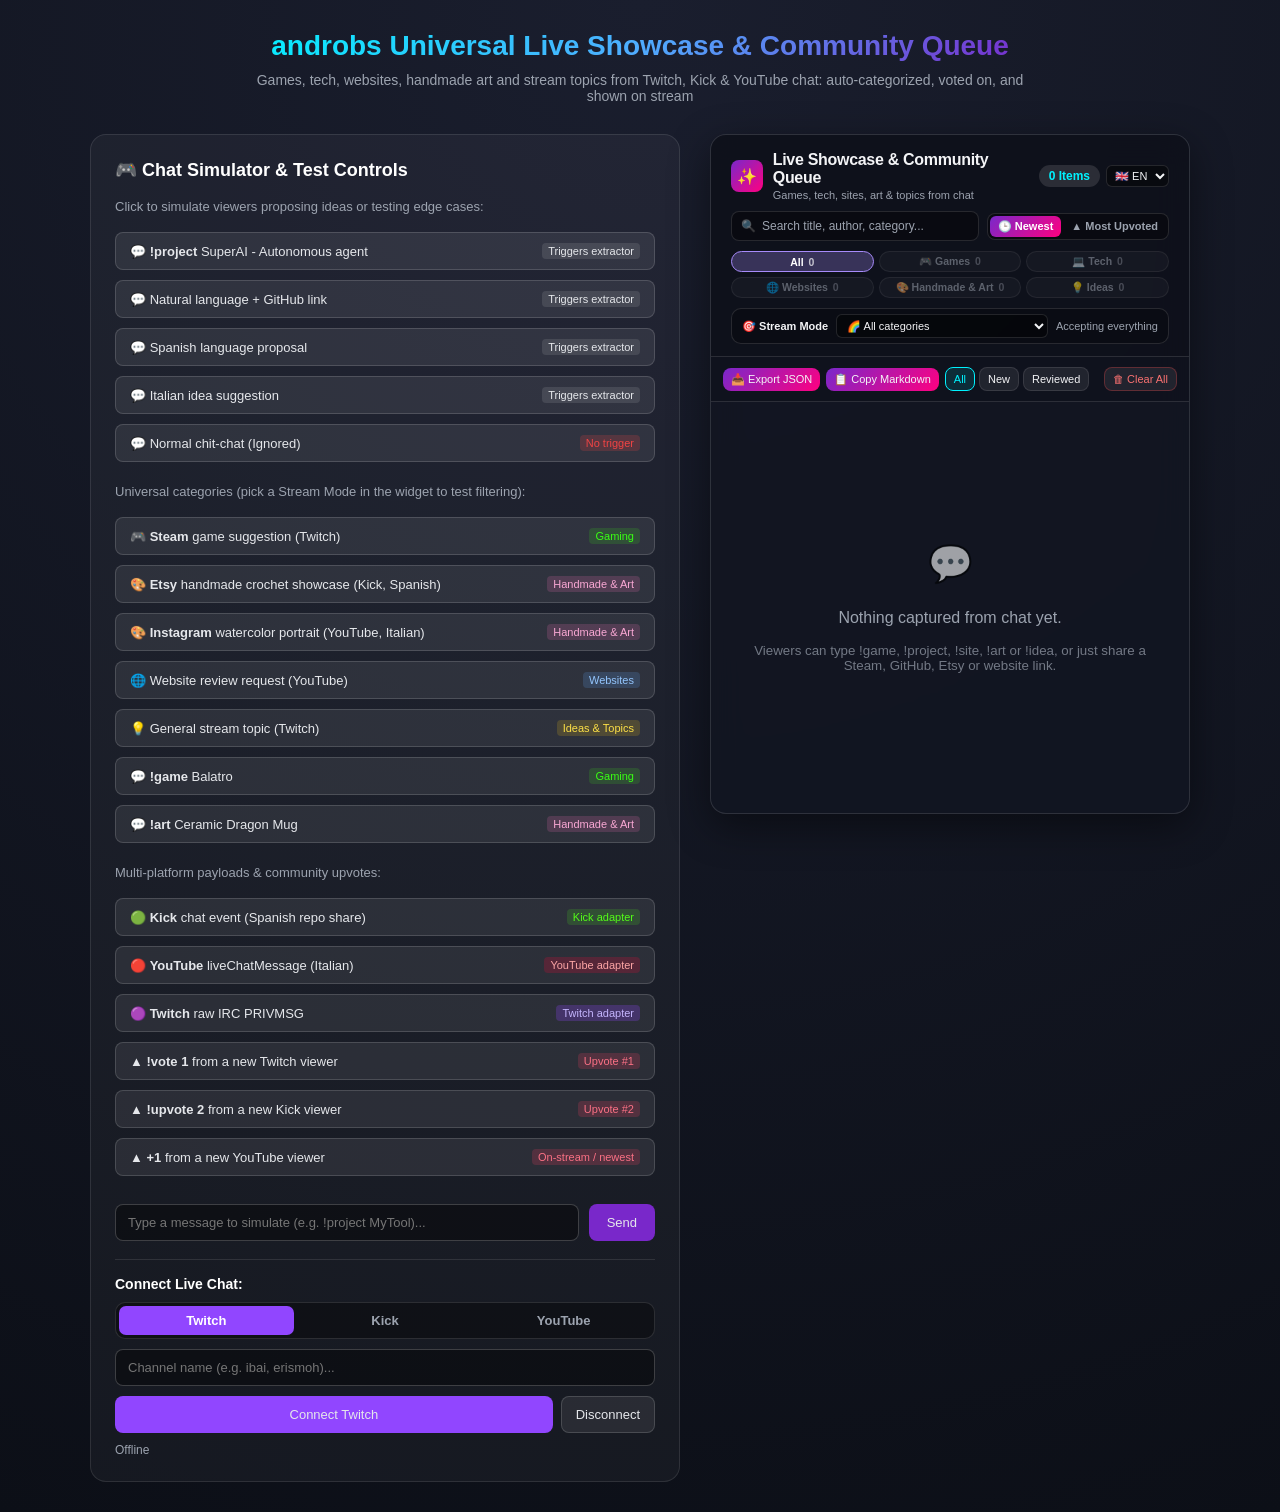
<file: index.html>
<!DOCTYPE html>
<html lang="en">
<head>
  <meta charset="UTF-8">
  <meta name="viewport" content="width=device-width, initial-scale=1.0">
  <title>androbs Universal Live Showcase &amp; Community Queue (Demo &amp; Test Sandbox)</title>
  <link rel="stylesheet" href="chat_project_tracker.css">
  <style>
    body {
      margin: 0;
      padding: 30px;
      background: radial-gradient(circle at top, #1a1e2e 0%, #0c0f17 100%);
      color: #fff;
      font-family: -apple-system, BlinkMacSystemFont, "Segoe UI", Roboto, sans-serif;
      min-height: 100vh;
      box-sizing: border-box;
      display: flex;
      flex-direction: column;
      align-items: center;
    }

    .demo-header {
      text-align: center;
      margin-bottom: 30px;
      max-width: 800px;
    }

    .demo-header h1 {
      font-size: 28px;
      margin: 0 0 10px 0;
      background: linear-gradient(135deg, #00f2fe 0%, #4facfe 50%, #7928ca 100%);
      -webkit-background-clip: text;
      -webkit-text-fill-color: transparent;
    }

    .demo-header p {
      color: #9ca3af;
      margin: 0;
      font-size: 14px;
    }

    .layout-grid {
      display: grid;
      grid-template-columns: 1fr 480px;
      gap: 30px;
      max-width: 1100px;
      width: 100%;
    }

    .chat-sim-card {
      background: rgba(255, 255, 255, 0.04);
      border: 1px solid rgba(255, 255, 255, 0.1);
      border-radius: 16px;
      padding: 24px;
      display: flex;
      flex-direction: column;
      gap: 18px;
      box-sizing: border-box;
    }

    .chat-sim-card h2 {
      margin: 0;
      font-size: 18px;
      display: flex;
      align-items: center;
      gap: 8px;
    }

    .sim-buttons {
      display: flex;
      flex-direction: column;
      gap: 10px;
    }

    .sim-btn {
      background: rgba(255, 255, 255, 0.08);
      border: 1px solid rgba(255, 255, 255, 0.15);
      color: #e5e7eb;
      padding: 10px 14px;
      border-radius: 8px;
      font-size: 13px;
      text-align: left;
      cursor: pointer;
      transition: all 0.2s ease;
      display: flex;
      justify-content: space-between;
      align-items: center;
    }

    .sim-btn:hover {
      background: rgba(255, 255, 255, 0.15);
      border-color: #00f2fe;
      transform: translateX(4px);
    }

    .sim-btn span.badge {
      font-size: 11px;
      padding: 2px 6px;
      border-radius: 4px;
      background: rgba(255, 255, 255, 0.1);
    }

    .custom-msg-wrap {
      display: flex;
      gap: 10px;
      margin-top: 10px;
    }

    .custom-input {
      flex: 1;
      background: rgba(0, 0, 0, 0.4);
      border: 1px solid rgba(255, 255, 255, 0.2);
      border-radius: 8px;
      padding: 10px 12px;
      color: #fff;
      font-size: 13px;
    }

    .custom-input:focus {
      outline: none;
      border-color: #7928ca;
    }

    .sim-section-label {
      color: #9ca3af;
      font-size: 13px;
      margin: 4px 0 0 0;
    }

    .sim-btn span.badge-kick { background: rgba(83, 252, 24, 0.15); color: #53fc18; }
    .sim-btn span.badge-youtube { background: rgba(255, 0, 51, 0.2); color: #fca5a5; }
    .sim-btn span.badge-twitch { background: rgba(145, 70, 255, 0.25); color: #c4b5fd; }
    .sim-btn span.badge-vote { background: rgba(244, 63, 94, 0.2); color: #fb7185; }
    .sim-btn span.badge-gaming { background: rgba(57, 255, 20, 0.14); color: #39ff14; }
    .sim-btn span.badge-art { background: rgba(244, 114, 182, 0.18); color: #f9a8d4; }
    .sim-btn span.badge-web { background: rgba(96, 165, 250, 0.18); color: #93c5fd; }
    .sim-btn span.badge-idea { background: rgba(250, 204, 21, 0.16); color: #fde047; }

    .connect-box {
      border-top: 1px solid rgba(255, 255, 255, 0.1);
      padding-top: 16px;
      display: flex;
      flex-direction: column;
      gap: 10px;
    }

    .platform-tabs {
      display: flex;
      gap: 4px;
      padding: 3px;
      background: rgba(0, 0, 0, 0.35);
      border: 1px solid rgba(255, 255, 255, 0.12);
      border-radius: 10px;
    }

    .platform-tab {
      flex: 1;
      background: transparent;
      border: none;
      border-radius: 7px;
      color: #9ca3af;
      padding: 7px 10px;
      font-size: 13px;
      font-weight: 600;
      cursor: pointer;
      transition: all 0.2s ease;
    }

    .platform-tab:hover { color: #fff; }
    .platform-tab[aria-selected="true"] { color: #fff; background: var(--tab-color); }
    .platform-tab[data-platform="kick"][aria-selected="true"] { color: #0b0e14; }

    .platform-panel {
      display: flex;
      flex-direction: column;
      gap: 8px;
    }

    .platform-panel[hidden] { display: none; }

    .platform-hint {
      font-size: 11px;
      color: #6b7280;
      margin: 0;
    }

    .connect-row {
      display: flex;
      gap: 8px;
    }

    .connect-row .sim-btn { justify-content: center; }

    .status-pill {
      font-size: 12px;
      color: #9ca3af;
    }
  </style>
</head>
<body>

  <div class="demo-header">
    <h1 data-i18n="page.title">androbs Universal Live Showcase &amp; Community Queue</h1>
    <p data-i18n="page.subtitle">Games, tech, websites, handmade art and stream topics from Twitch, Kick &amp; YouTube chat: auto-categorized, voted on, and shown on stream</p>
  </div>

  <div class="layout-grid">
    <!-- Left column: Chat Simulation & live chat connection -->
    <div class="chat-sim-card">
      <h2 data-i18n="sim.heading">🎮 Chat Simulator & Test Controls</h2>
      <p style="color: #9ca3af; font-size: 13px; margin: 0;" data-i18n="sim.intro">Click to simulate viewers proposing ideas or testing edge cases:</p>

      <div class="sim-buttons">
        <button class="sim-btn" onclick="sendSimMsg('AlexDev', '!project SuperAI - Autonomous agent for Discord moderation', '#60a5fa')">
          <span>💬 <b>!project</b> SuperAI - Autonomous agent</span>
          <span class="badge" data-i18n="badge.triggers">Triggers extractor</span>
        </button>

        <button class="sim-btn" onclick="sendSimMsg('SofiaCode', 'Hey streamer! Check out my open-source project: https://github.com/sofia/voice-transcriber-app', '#f472b6')">
          <span>💬 <span data-i18n="sim.nl">Natural language + GitHub link</span></span>
          <span class="badge" data-i18n="badge.triggers">Triggers extractor</span>
        </button>

        <button class="sim-btn" onclick="sendSimMsg('Carlos_VE', '¡Hola! He creado una app para calcular estadísticas de la NBA: https://nbastats.vercel.app', '#34d399')">
          <span>💬 <span data-i18n="sim.spanish">Spanish language proposal</span></span>
          <span class="badge" data-i18n="badge.triggers">Triggers extractor</span>
        </button>

        <button class="sim-btn" onclick="sendSimMsg('MarcoIT', 'Un\'idea per te: potresti fare un bot che riassume la chat ogni 10 minuti!', '#fbbf24')">
          <span>💬 <span data-i18n="sim.italianIdea">Italian idea suggestion</span></span>
          <span class="badge" data-i18n="badge.triggers">Triggers extractor</span>
        </button>

        <button class="sim-btn" onclick="sendSimMsg('Gamer99', 'GG streamer! Great play, keep it up!', '#9ca3af')">
          <span>💬 <span data-i18n="sim.chitchat">Normal chit-chat (Ignored)</span></span>
          <span class="badge" style="background: rgba(239, 68, 68, 0.2); color: #ef4444;" data-i18n="badge.noTrigger">No trigger</span>
        </button>
      </div>

      <p class="sim-section-label" data-i18n="sim.catLabel">Universal categories (pick a Stream Mode in the widget to test filtering):</p>
      <div class="sim-buttons">
        <button class="sim-btn" onclick="simSteamSuggestion()">
          <span>🎮 <b>Steam</b> <span data-i18n="sim.steam">game suggestion (Twitch)</span></span>
          <span class="badge badge-gaming" data-i18n="cat.gaming.name">Gaming</span>
        </button>

        <button class="sim-btn" onclick="simEtsyCraft()">
          <span>🎨 <b>Etsy</b> <span data-i18n="sim.etsy">handmade crochet showcase (Kick, Spanish)</span></span>
          <span class="badge badge-art" data-i18n="cat.art.name">Handmade &amp; Art</span>
        </button>

        <button class="sim-btn" onclick="simInstagramArt()">
          <span>🎨 <b>Instagram</b> <span data-i18n="sim.instagram">watercolor portrait (YouTube, Italian)</span></span>
          <span class="badge badge-art" data-i18n="cat.art.name">Handmade &amp; Art</span>
        </button>

        <button class="sim-btn" onclick="simWebsiteReview()">
          <span>🌐 <span data-i18n="sim.website">Website review request (YouTube)</span></span>
          <span class="badge badge-web" data-i18n="cat.web.label">Websites</span>
        </button>

        <button class="sim-btn" onclick="simStreamTopic()">
          <span>💡 <span data-i18n="sim.topic">General stream topic (Twitch)</span></span>
          <span class="badge badge-idea" data-i18n="cat.idea.name">Ideas &amp; Topics</span>
        </button>

        <button class="sim-btn" onclick="sendSimMsg('IndieRaul', '!game Balatro - poker roguelike, perfecto para el stream', '#22d3ee')">
          <span>💬 <b>!game</b> Balatro</span>
          <span class="badge badge-gaming" data-i18n="cat.gaming.name">Gaming</span>
        </button>

        <button class="sim-btn" onclick="sendSimMsg('ClayCrafts', '!art Ceramic Dragon Mug - hand-painted and fired this weekend', '#fb923c')">
          <span>💬 <b>!art</b> Ceramic Dragon Mug</span>
          <span class="badge badge-art" data-i18n="cat.art.name">Handmade &amp; Art</span>
        </button>
      </div>

      <p class="sim-section-label" data-i18n="sim.multiLabel">Multi-platform payloads & community upvotes:</p>
      <div class="sim-buttons">
        <button class="sim-btn" onclick="simKickMessage()">
          <span>🟢 <b>Kick</b> <span data-i18n="sim.kick">chat event (Spanish repo share)</span></span>
          <span class="badge badge-kick" data-i18n="badge.adapter" data-i18n-args='{"platform":"Kick"}'>Kick adapter</span>
        </button>

        <button class="sim-btn" onclick="simYouTubeMessage()">
          <span>🔴 <b>YouTube</b> liveChatMessage <span data-i18n="sim.italian">(Italian)</span></span>
          <span class="badge badge-youtube" data-i18n="badge.adapter" data-i18n-args='{"platform":"YouTube"}'>YouTube adapter</span>
        </button>

        <button class="sim-btn" onclick="simTwitchIrc()">
          <span>🟣 <b>Twitch</b> <span data-i18n="sim.twitchIrc">raw IRC PRIVMSG</span></span>
          <span class="badge badge-twitch" data-i18n="badge.adapter" data-i18n-args='{"platform":"Twitch"}'>Twitch adapter</span>
        </button>

        <button class="sim-btn" onclick="simTwitchVote('!vote 1')">
          <span>▲ <b>!vote 1</b> <span data-i18n="sim.voteFrom" data-i18n-args='{"platform":"Twitch"}'>from a new Twitch viewer</span></span>
          <span class="badge badge-vote" data-i18n="badge.upvote" data-i18n-args='{"n":1}'>Upvote #1</span>
        </button>

        <button class="sim-btn" onclick="simKickVote('!upvote 2')">
          <span>▲ <b>!upvote 2</b> <span data-i18n="sim.voteFrom" data-i18n-args='{"platform":"Kick"}'>from a new Kick viewer</span></span>
          <span class="badge badge-vote" data-i18n="badge.upvote" data-i18n-args='{"n":2}'>Upvote #2</span>
        </button>

        <button class="sim-btn" onclick="simYouTubeVote('+1')">
          <span>▲ <b>+1</b> <span data-i18n="sim.voteFrom" data-i18n-args='{"platform":"YouTube"}'>from a new YouTube viewer</span></span>
          <span class="badge badge-vote" data-i18n="badge.plusOne">On-stream / newest</span>
        </button>
      </div>

      <div class="custom-msg-wrap">
        <input type="text" id="custom-text" class="custom-input" placeholder="Type a message to simulate (e.g. !project MyTool)..." data-i18n-placeholder="custom.placeholder" onkeydown="if(event.key==='Enter') sendCustomMsg()">
        <button class="sim-btn" style="background: #7928ca; border: none; padding: 10px 18px;" onclick="sendCustomMsg()" data-i18n="custom.send">Send</button>
      </div>

      <!-- Live chat connection: Twitch / Kick / YouTube -->
      <div class="connect-box">
        <h3 style="margin: 0; font-size: 14px;" data-i18n="connect.heading">Connect Live Chat:</h3>
        <div class="platform-tabs" role="tablist" aria-label="Chat platform" data-i18n-aria-label="connect.platformAria">
          <button class="platform-tab" role="tab" data-platform="twitch" style="--tab-color: #9146ff;" aria-selected="true">Twitch</button>
          <button class="platform-tab" role="tab" data-platform="kick" style="--tab-color: #53fc18;" aria-selected="false">Kick</button>
          <button class="platform-tab" role="tab" data-platform="youtube" style="--tab-color: #ff0033;" aria-selected="false">YouTube</button>
        </div>

        <div class="platform-panel" role="tabpanel" data-platform="twitch">
          <input type="text" id="twitch-channel" class="custom-input" placeholder="Channel name (e.g. ibai, erismoh)..." data-i18n-placeholder="connect.twitchPh">
        </div>
        <div class="platform-panel" role="tabpanel" data-platform="kick" hidden>
          <input type="text" id="kick-channel" class="custom-input" placeholder="Channel name or chatroom ID (e.g. xqc or 668)..." data-i18n-placeholder="connect.kickPh">
          <p class="platform-hint" data-i18n="connect.kickHint">If Kick blocks the channel lookup, enter the numeric chatroom ID instead.</p>
        </div>
        <div class="platform-panel" role="tabpanel" data-platform="youtube" hidden>
          <input type="text" id="youtube-video" class="custom-input" placeholder="Live video URL or ID (e.g. youtube.com/watch?v=...)" data-i18n-placeholder="connect.ytVideoPh">
          <input type="password" id="youtube-key" class="custom-input" placeholder="YouTube Data API v3 key" data-i18n-placeholder="connect.ytKeyPh" autocomplete="off">
          <p class="platform-hint" data-i18n="connect.ytHint">The API key is only kept in memory for this tab and is never saved.</p>
        </div>

        <div class="connect-row">
          <button class="sim-btn" id="connect-btn" style="flex: 1; background: #9146ff; border: none;" onclick="connectLiveChat()">Connect Twitch</button>
          <button class="sim-btn" id="disconnect-btn" onclick="disconnectLiveChat()" data-i18n="connect.disconnect">Disconnect</button>
        </div>
        <div id="connect-status" class="status-pill">Offline</div>
      </div>
    </div>

    <!-- Right column: The Widget Root -->
    <div id="chat-project-tracker-root"></div>
  </div>

  <script src="i18n.js"></script>
  <script src="chat_connectors.js"></script>
  <script src="chat_project_tracker.js"></script>
  <script>
    // Initialize the Tracker
    const tracker = new ChatProjectTracker({
      containerId: 'chat-project-tracker-root',
      onProjectAdded: (p) => {
        console.log('[Tracker] New Project captured:', p);
      }
    });
    window.chatTracker = tracker;

    // Simulation helper
    function sendSimMsg(author, text, color) {
      const msg = {
        id: 'msg_' + Date.now(),
        author: author,
        text: text,
        color: color || '#60a5fa',
        timestamp: Date.now()
      };
      tracker.processMessage(msg);
    }

    function sendCustomMsg() {
      const input = document.getElementById('custom-text');
      const text = input.value.trim();
      if (!text) return;
      sendSimMsg('Viewer', text, '#a78bfa');
      input.value = '';
    }

    // ---------- Multi-platform simulators (raw payloads go through the real adapters) ----------
    const VIEWER_NAMES = ['PixelPablo', 'LunaLoops', 'ByteBard', 'GiuliaGG', 'NeoNacho', 'CodeKoala', 'MateoMod', 'RustyRaccoon'];
    let simViewerSeq = 0;
    function nextViewer() {
      const name = VIEWER_NAMES[simViewerSeq % VIEWER_NAMES.length];
      const round = Math.floor(simViewerSeq / VIEWER_NAMES.length);
      simViewerSeq++;
      return round ? `${name}${round + 1}` : name;
    }

    function kickFrame(username, color, content) {
      // Shape of a kick.com Pusher frame on channel chatrooms.<id>.v2 (data is a JSON string).
      return JSON.stringify({
        event: 'App\\Events\\ChatMessageEvent',
        channel: 'chatrooms.668.v2',
        data: JSON.stringify({
          id: crypto.randomUUID(),
          chatroom_id: 668,
          content,
          type: 'message',
          created_at: new Date().toISOString(),
          sender: { id: 1000 + simViewerSeq, username, slug: username.toLowerCase(), identity: { color, badges: [] } }
        })
      });
    }

    function youTubeItem(displayName, text, extra = {}) {
      // Shape of a YouTube Data API v3 liveChatMessage resource.
      return {
        kind: 'youtube#liveChatMessage',
        id: 'LCC.' + Math.random().toString(36).slice(2, 14),
        snippet: { type: 'textMessageEvent', publishedAt: new Date().toISOString(), hasDisplayContent: true, displayMessage: text, textMessageDetails: { messageText: text } },
        authorDetails: { channelId: 'UC' + Math.random().toString(36).slice(2, 12), displayName, isChatOwner: false, isChatModerator: false, isChatSponsor: false, ...extra }
      };
    }

    function feed(msg) {
      if (msg) tracker.processMessage(msg);
    }

    function simKickMessage() {
      feed(KickAdapter.parse(kickFrame('KickDev_AR', '#53FC18',
        'Buenas! Les comparto mi repo [emote:37226:KEKW] https://github.com/kickdev/stream-overlay-kit para overlays en vivo')));
    }

    function simYouTubeMessage() {
      feed(YouTubeAdapter.parse(youTubeItem('@LucaBuilds',
        "Ho creato un'estensione per sottotitoli live in OBS: https://live-subs.netlify.app", { isChatSponsor: true })));
    }

    function simTwitchIrc() {
      const line = `@badge-info=;badges=;color=#FF7F50;display-name=NightOwl_Dev;id=${crypto.randomUUID()};tmi-sent-ts=${Date.now()} ` +
        ':nightowl_dev!nightowl_dev@nightowl_dev.tmi.twitch.tv PRIVMSG #androbs :I built a tool that turns VODs into blog posts https://vod2blog.vercel.app';
      feed(TwitchAdapter.parseLine(line));
    }

    function twitchLine(name, color, text) {
      return `@color=${color};display-name=${name};id=${crypto.randomUUID()};tmi-sent-ts=${Date.now()} ` +
        `:${name.toLowerCase()}!${name.toLowerCase()}@${name.toLowerCase()}.tmi.twitch.tv PRIVMSG #androbs :${text}`;
    }

    // ---------- Universal category simulators ----------
    function simSteamSuggestion() {
      feed(TwitchAdapter.parseLine(twitchLine('GameGuru_MX', '#39FF14',
        'You should play Hades II next! https://store.steampowered.com/app/1145350/Hades_II/')));
    }

    function simEtsyCraft() {
      feed(KickAdapter.parse(kickFrame('LunaTejidos', '#F472B6',
        '¡Hola! Hice estos amigurumis a crochet [emote:39261:kkHeart] los vendo en https://www.etsy.com/listing/1234567890/handmade-crochet-bunny-amigurumi')));
    }

    function simInstagramArt() {
      feed(YouTubeAdapter.parse(youTubeItem('@GiuliaAcquerelli',
        'Ho dipinto questo ritratto ad acquerello 🎨 https://www.instagram.com/giulia.acquerelli/')));
    }

    function simWebsiteReview() {
      feed(YouTubeAdapter.parse(youTubeItem('@AnnaDesigns',
        'Can you review my portfolio website live? https://anna-designs.com')));
    }

    function simStreamTopic() {
      feed(TwitchAdapter.parseLine(twitchLine('CuriousCat', '#FACC15',
        "Topic idea: what's the hardest game you've ever beaten?")));
    }

    function simTwitchVote(text) {
      const name = nextViewer();
      feed(TwitchAdapter.parseLine(`@color=#A78BFA;display-name=${name};id=${crypto.randomUUID()} :${name.toLowerCase()}!${name.toLowerCase()}@x.tmi.twitch.tv PRIVMSG #androbs :${text}`));
    }

    function simKickVote(text) {
      feed(KickAdapter.parse(kickFrame(nextViewer(), '#53FC18', text)));
    }

    function simYouTubeVote(text) {
      feed(YouTubeAdapter.parse(youTubeItem('@' + nextViewer(), text)));
    }

    // ---------- Live chat connectors ----------
    let activePlatform = 'twitch';
    let connector = null;

    let lastStatus = { state: 'offline', key: 'conn.offline', params: {} };

    // Connectors pass the translation key too, so the status can be re-translated on language change.
    function setStatus(state, text, key, params = {}) {
      lastStatus = { state, text, key, params };
      const el = document.getElementById('connect-status');
      el.textContent = key ? cptT(key, params) : text;
      el.style.color = { connecting: '#fbbf24', connected: '#34d399', error: '#ef4444' }[state] || '#9ca3af';
    }

    document.querySelectorAll('.platform-tab').forEach(tab => {
      tab.addEventListener('click', () => {
        activePlatform = tab.dataset.platform;
        document.querySelectorAll('.platform-tab').forEach(t => t.setAttribute('aria-selected', String(t === tab)));
        document.querySelectorAll('.platform-panel').forEach(p => { p.hidden = p.dataset.platform !== activePlatform; });
        const btn = document.getElementById('connect-btn');
        btn.style.background = CPT_PLATFORMS[activePlatform].color;
        btn.style.color = activePlatform === 'kick' ? '#0b0e14' : '#fff';
        updateConnectButton();
      });
    });

    function connectLiveChat() {
      if (connector) connector.disconnect();
      connector = createChatConnector(activePlatform, {
        onMessage: msg => tracker.processMessage(msg),
        onStatus: setStatus
      });
      if (activePlatform === 'kick') {
        connector.connect({ channel: document.getElementById('kick-channel').value });
      } else if (activePlatform === 'youtube') {
        connector.connect({ video: document.getElementById('youtube-video').value, apiKey: document.getElementById('youtube-key').value });
      } else {
        connector.connect({ channel: document.getElementById('twitch-channel').value });
      }
    }

    function disconnectLiveChat() {
      if (connector) connector.disconnect();
      connector = null;
      setStatus('offline', null, 'conn.offline');
    }

    ['twitch-channel', 'kick-channel', 'youtube-video', 'youtube-key'].forEach(id => {
      document.getElementById(id).addEventListener('keydown', e => { if (e.key === 'Enter') connectLiveChat(); });
    });

    // Backwards-compatible alias for the previous Twitch-only button.
    function connectTwitchChannel() {
      document.querySelector('.platform-tab[data-platform="twitch"]').click();
      connectLiveChat();
    }

    // ---------- Language ----------
    function updateConnectButton() {
      document.getElementById('connect-btn').textContent = cptT('connect.button', { platform: CPT_PLATFORMS[activePlatform].label });
    }

    function applyPageLanguage() {
      document.title = cptT('page.docTitle');
      cptApplyI18n();
      updateConnectButton();
      setStatus(lastStatus.state, lastStatus.text, lastStatus.key, lastStatus.params);
    }

    window.addEventListener('cpt:languagechange', applyPageLanguage);
    applyPageLanguage();
  </script>
</body>
</html>
</file>
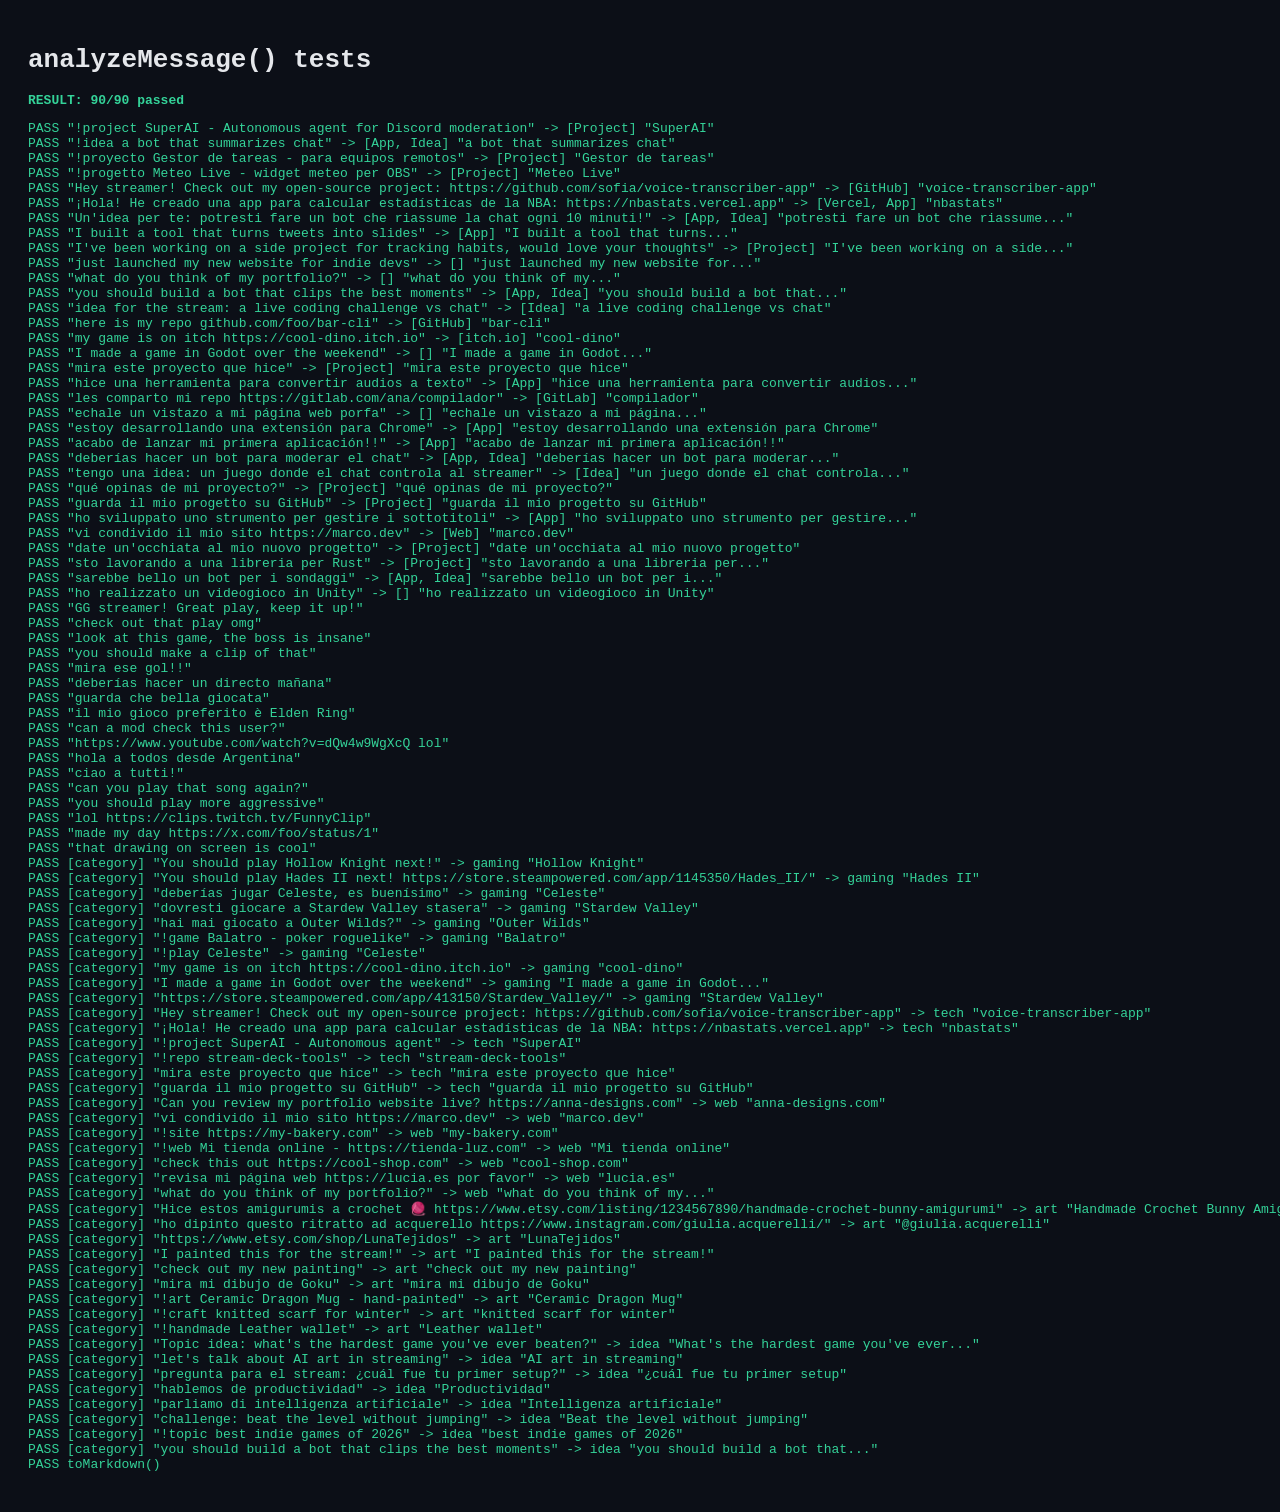
<file: tests/analyze_message.html>
<!DOCTYPE html>
<html lang="en">
<head>
  <meta charset="UTF-8">
  <title>ChatProjectTracker - analyzeMessage() & category tests</title>
  <style>
    body { font-family: monospace; background: #0c0f17; color: #e5e7eb; padding: 20px; }
    .pass { color: #34d399; } .fail { color: #ef4444; font-weight: bold; }
  </style>
</head>
<body>
  <h1>analyzeMessage() tests</h1>
  <div id="summary"></div>
  <pre id="results"></pre>
  <script src="../i18n.js"></script>
  <script src="../chat_project_tracker.js"></script>
  <script>
    cptSetLanguage('en', { persist: false });
    const tracker = new ChatProjectTracker({ containerId: '__none__', persist: false });

    // [text, expectedDetected, expectedTags (optional, subset), expectedTitle (optional)]
    const cases = [
      // Commands
      ['!project SuperAI - Autonomous agent for Discord moderation', true, ['Project'], 'SuperAI'],
      ['!idea a bot that summarizes chat', true, ['Idea', 'App']],
      ['!proyecto Gestor de tareas - para equipos remotos', true, [], 'Gestor de tareas'],
      ['!progetto Meteo Live - widget meteo per OBS', true, [], 'Meteo Live'],
      // Existing simulator messages
      ['Hey streamer! Check out my open-source project: https://github.com/sofia/voice-transcriber-app', true, ['GitHub'], 'voice-transcriber-app'],
      ['¡Hola! He creado una app para calcular estadísticas de la NBA: https://nbastats.vercel.app', true, ['Vercel', 'App'], 'nbastats'],
      ["Un'idea per te: potresti fare un bot che riassume la chat ogni 10 minuti!", true, ['Idea', 'App']],
      // English
      ['I built a tool that turns tweets into slides', true, ['App']],
      ["I've been working on a side project for tracking habits, would love your thoughts", true],
      ['just launched my new website for indie devs', true],
      ['what do you think of my portfolio?', true],
      ['you should build a bot that clips the best moments', true, ['Idea', 'App']],
      ['idea for the stream: a live coding challenge vs chat', true, ['Idea']],
      ['here is my repo github.com/foo/bar-cli', true, ['GitHub'], 'bar-cli'],
      ['my game is on itch https://cool-dino.itch.io', true, ['itch.io'], 'cool-dino'],
      ['I made a game in Godot over the weekend', true],
      // Spanish
      ['mira este proyecto que hice', true],
      ['hice una herramienta para convertir audios a texto', true, ['App']],
      ['les comparto mi repo https://gitlab.com/ana/compilador', true, ['GitLab'], 'compilador'],
      ['echale un vistazo a mi página web porfa', true],
      ['estoy desarrollando una extensión para Chrome', true, ['App']],
      ['acabo de lanzar mi primera aplicación!!', true, ['App']],
      ['deberías hacer un bot para moderar el chat', true, ['Idea', 'App']],
      ['tengo una idea: un juego donde el chat controla al streamer', true, ['Idea']],
      ['qué opinas de mi proyecto?', true],
      // Italian
      ['guarda il mio progetto su GitHub', true],
      ['ho sviluppato uno strumento per gestire i sottotitoli', true, ['App']],
      ['vi condivido il mio sito https://marco.dev', true, ['Web']],
      ["date un'occhiata al mio nuovo progetto", true],
      ['sto lavorando a una libreria per Rust', true],
      ['sarebbe bello un bot per i sondaggi', true, ['Idea', 'App']],
      ['ho realizzato un videogioco in Unity', true],
      // Negatives (chit-chat)
      ['GG streamer! Great play, keep it up!', false],
      ['check out that play omg', false],
      ['look at this game, the boss is insane', false],
      ['you should make a clip of that', false],
      ['mira ese gol!!', false],
      ['deberías hacer un directo mañana', false],
      ['guarda che bella giocata', false],
      ['il mio gioco preferito è Elden Ring', false],
      ['can a mod check this user?', false],
      ['https://www.youtube.com/watch?v=dQw4w9WgXcQ lol', false],
      ['hola a todos desde Argentina', false],
      ['ciao a tutti!', false],
      ['can you play that song again?', false],
      ['you should play more aggressive', false],
      ['lol https://clips.twitch.tv/FunnyClip', false],
      ['made my day https://x.com/foo/status/1', false],
      ['that drawing on screen is cool', false]
    ];

    // [text, expectedCategory, expectedTitle (optional)]
    const categoryCases = [
      // 🎮 Gaming
      ['You should play Hollow Knight next!', 'gaming', 'Hollow Knight'],
      ['You should play Hades II next! https://store.steampowered.com/app/1145350/Hades_II/', 'gaming', 'Hades II'],
      ['deberías jugar Celeste, es buenísimo', 'gaming', 'Celeste'],
      ['dovresti giocare a Stardew Valley stasera', 'gaming', 'Stardew Valley'],
      ['hai mai giocato a Outer Wilds?', 'gaming', 'Outer Wilds'],
      ['!game Balatro - poker roguelike', 'gaming', 'Balatro'],
      ['!play Celeste', 'gaming', 'Celeste'],
      ['my game is on itch https://cool-dino.itch.io', 'gaming', 'cool-dino'],
      ['I made a game in Godot over the weekend', 'gaming'],
      ['https://store.steampowered.com/app/413150/Stardew_Valley/', 'gaming', 'Stardew Valley'],
      // 💻 Tech & Code
      ['Hey streamer! Check out my open-source project: https://github.com/sofia/voice-transcriber-app', 'tech'],
      ['¡Hola! He creado una app para calcular estadísticas de la NBA: https://nbastats.vercel.app', 'tech'],
      ['!project SuperAI - Autonomous agent', 'tech', 'SuperAI'],
      ['!repo stream-deck-tools', 'tech'],
      ['mira este proyecto que hice', 'tech'],
      ['guarda il mio progetto su GitHub', 'tech'],
      // 🌐 Websites & Portals
      ['Can you review my portfolio website live? https://anna-designs.com', 'web', 'anna-designs.com'],
      ['vi condivido il mio sito https://marco.dev', 'web', 'marco.dev'],
      ['!site https://my-bakery.com', 'web', 'my-bakery.com'],
      ['!web Mi tienda online - https://tienda-luz.com', 'web', 'Mi tienda online'],
      ['check this out https://cool-shop.com', 'web', 'cool-shop.com'],
      ['revisa mi página web https://lucia.es por favor', 'web'],
      ['what do you think of my portfolio?', 'web'],
      // 🎨 Handmade & Art
      ['Hice estos amigurumis a crochet 🧶 https://www.etsy.com/listing/1234567890/handmade-crochet-bunny-amigurumi', 'art', 'Handmade Crochet Bunny Amigurumi'],
      ['ho dipinto questo ritratto ad acquerello https://www.instagram.com/giulia.acquerelli/', 'art', '@giulia.acquerelli'],
      ['https://www.etsy.com/shop/LunaTejidos', 'art', 'LunaTejidos'],
      ['I painted this for the stream!', 'art'],
      ['check out my new painting', 'art'],
      ['mira mi dibujo de Goku', 'art'],
      ['!art Ceramic Dragon Mug - hand-painted', 'art', 'Ceramic Dragon Mug'],
      ['!craft knitted scarf for winter', 'art'],
      ['!handmade Leather wallet', 'art'],
      // 💡 Ideas & Topics
      ["Topic idea: what's the hardest game you've ever beaten?", 'idea'],
      ["let's talk about AI art in streaming", 'idea', 'AI art in streaming'],
      ['pregunta para el stream: ¿cuál fue tu primer setup?', 'idea'],
      ['hablemos de productividad', 'idea', 'Productividad'],
      ['parliamo di intelligenza artificiale', 'idea', 'Intelligenza artificiale'],
      ['challenge: beat the level without jumping', 'idea', 'Beat the level without jumping'],
      ['!topic best indie games of 2026', 'idea'],
      ['you should build a bot that clips the best moments', 'idea']
    ];

    let pass = 0;
    const lines = cases.map(([text, expected, tags = [], title]) => {
      const res = tracker.analyzeMessage({ id: 't', author: 'tester', text });
      const errors = [];
      if (!!res !== expected) errors.push(`detected=${!!res}, expected ${expected}`);
      if (res && expected) {
        tags.forEach(t => { if (!res.tags.includes(t)) errors.push(`missing tag ${t} (got ${res.tags.join(',')})`); });
        if (title && res.title !== title) errors.push(`title="${res.title}", expected "${title}"`);
      }
      if (!errors.length) pass++;
      const detail = res ? ` -> [${res.tags.join(', ')}] "${res.title}"` : '';
      return `${errors.length ? 'FAIL' : 'PASS'} ${JSON.stringify(text)}${detail}${errors.length ? '\n     ' + errors.join('; ') : ''}`;
    });

    categoryCases.forEach(([text, category, title]) => {
      const res = tracker.analyzeMessage({ id: 't', author: 'tester', text });
      const errors = [];
      if (!res) errors.push('not detected');
      else {
        if (res.category !== category) errors.push(`category=${res.category}, expected ${category}`);
        if (title && res.title !== title) errors.push(`title="${res.title}", expected "${title}"`);
      }
      if (!errors.length) pass++;
      const detail = res ? ` -> ${res.category} "${res.title}"` : '';
      lines.push(`${errors.length ? 'FAIL' : 'PASS'} [category] ${JSON.stringify(text)}${detail}${errors.length ? '\n     ' + errors.join('; ') : ''}`);
    });

    // Markdown export
    const md = tracker.toMarkdown([
      { title: 'voice [beta]', url: 'https://github.com/sofia/voice_(app)', author: 'SofiaCode', description: 'Line one\nline two' },
      { title: 'SuperAI', url: '', author: 'AlexDev', description: 'Autonomous agent' },
      { title: 'nbastats', url: 'https://nbastats.vercel.app', author: 'Carlos_VE', description: 'He creado una app: https://nbastats.vercel.app' }
    ]);
    const expectedMd = '- [voice \\[beta\\]](https://github.com/sofia/voice_%28app%29) by @SofiaCode: Line one line two\n- **SuperAI** by @AlexDev: Autonomous agent\n- [nbastats](https://nbastats.vercel.app) by @Carlos_VE: He creado una app';
    const mdOk = md === expectedMd;
    if (mdOk) pass++;
    lines.push(`${mdOk ? 'PASS' : 'FAIL'} toMarkdown()${mdOk ? '' : '\n     got: ' + JSON.stringify(md)}`);

    const total = cases.length + categoryCases.length + 1;
    document.getElementById('results').innerHTML = lines
      .map(l => `<span class="${l.startsWith('PASS') ? 'pass' : 'fail'}">${l.replace(/</g, '&lt;')}</span>`).join('\n');
    document.getElementById('summary').innerHTML =
      `<b class="${pass === total ? 'pass' : 'fail'}" id="result-line">RESULT: ${pass}/${total} passed</b>`;
  </script>
</body>
</html>
</file>
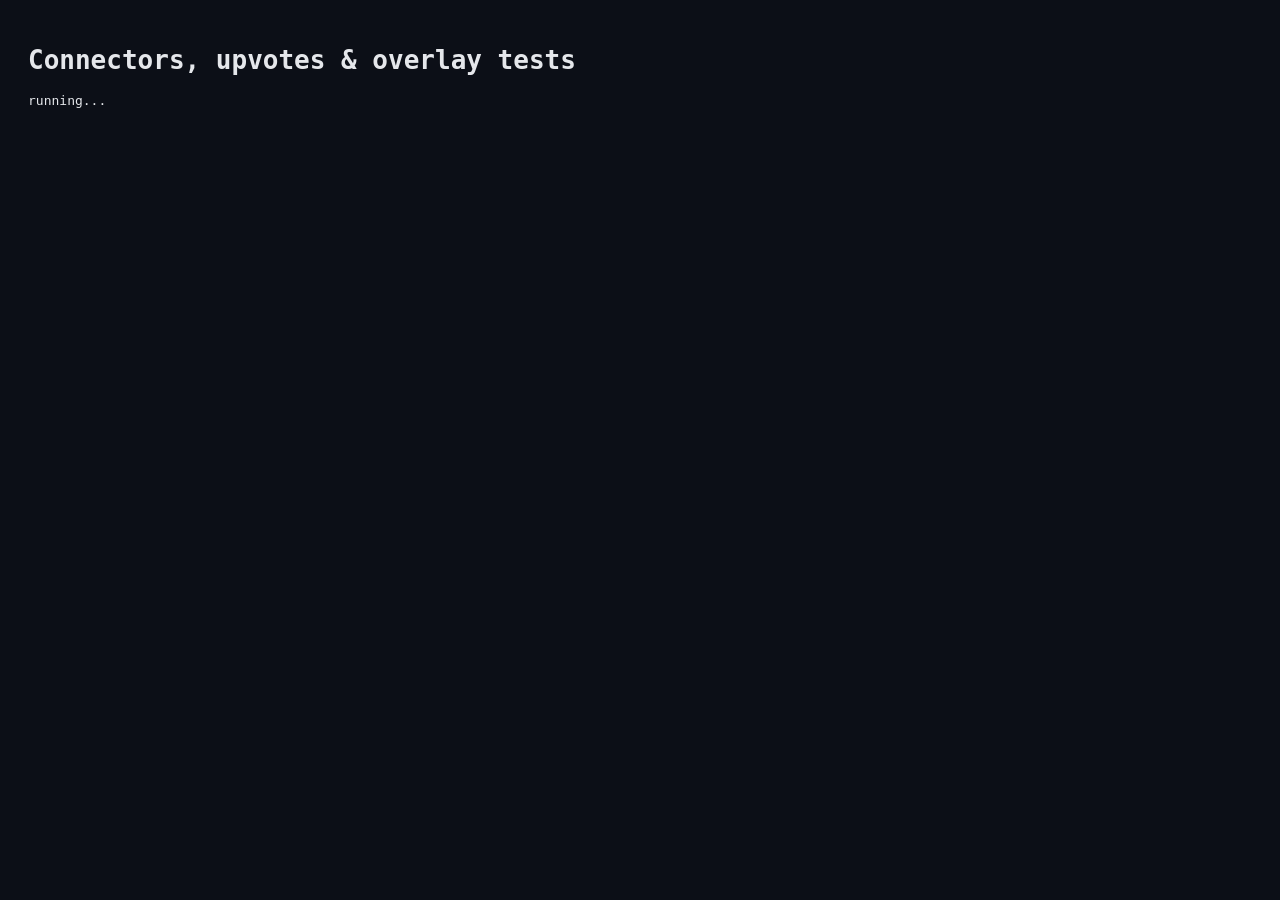
<file: tests/connectors_and_votes.html>
<!DOCTYPE html>
<html lang="en">
<head>
  <meta charset="UTF-8">
  <title>ChatProjectTracker - connectors, upvotes & overlay tests</title>
  <link rel="stylesheet" href="../chat_project_tracker.css">
  <style>
    body { font-family: monospace; background: #0c0f17; color: #e5e7eb; padding: 20px; }
    .pass { color: #34d399; } .fail { color: #ef4444; font-weight: bold; }
  </style>
</head>
<body>
  <h1>Connectors, upvotes &amp; overlay tests</h1>
  <div id="summary">running...</div>
  <pre id="results"></pre>
  <script src="../i18n.js"></script>
  <script src="../chat_connectors.js"></script>
  <script src="../chat_project_tracker.js"></script>
  <script>
    const lines = [];
    let pass = 0, total = 0;
    function check(name, actual, expected) {
      total++;
      const ok = JSON.stringify(actual) === JSON.stringify(expected);
      if (ok) pass++;
      lines.push(`${ok ? 'PASS' : 'FAIL'} ${name}${ok ? '' : `\n     got ${JSON.stringify(actual)}, expected ${JSON.stringify(expected)}`}`);
    }
    const pick = (o, keys) => o && Object.fromEntries(keys.map(k => [k, o[k]]));
    const sleep = ms => new Promise(r => setTimeout(r, ms));

    (async () => {
      cptSetLanguage('en', { persist: false });

      // ---------- Twitch adapter ----------
      const tw = TwitchAdapter.parseLine('@badge-info=;color=#FF7F50;display-name=Night\\sOwl;id=abc-123;tmi-sent-ts=1700000000000 :nightowl!nightowl@nightowl.tmi.twitch.tv PRIVMSG #androbs :I built a tool: https://x.vercel.app');
      check('twitch: tags, escaped display-name, text', pick(tw, ['id', 'author', 'text', 'color', 'timestamp', 'platform', 'channel']),
        { id: 'tw_abc-123', author: 'Night Owl', text: 'I built a tool: https://x.vercel.app', color: '#FF7F50', timestamp: 1700000000000, platform: 'twitch', channel: 'androbs' });
      check('twitch: /me ACTION unwrapped', TwitchAdapter.parseLine(':bob!bob@bob.tmi.twitch.tv PRIVMSG #a :\u0001ACTION check out my repo\u0001').text, 'check out my repo');
      check('twitch: no tags -> login as author', TwitchAdapter.parseLine(':bob!bob@bob.tmi.twitch.tv PRIVMSG #a :hi').author, 'bob');
      check('twitch: PING ignored', TwitchAdapter.parseLine('PING :tmi.twitch.tv'), null);
      check('twitch: JOIN ignored', TwitchAdapter.parseLine(':bob!bob@bob.tmi.twitch.tv JOIN #a'), null);

      // ---------- Kick adapter ----------
      const kickFrame = JSON.stringify({
        event: 'App\\Events\\ChatMessageEvent', channel: 'chatrooms.668.v2',
        data: JSON.stringify({ id: 'k-1', chatroom_id: 668, content: 'mira mi proyecto [emote:37226:KEKW] github.com/a/b', type: 'message',
          created_at: '2026-10-07T10:00:00Z', sender: { id: 5, username: 'KickDev', slug: 'kickdev', identity: { color: '#53FC18', badges: [] } } })
      });
      check('kick: pusher frame string, emotes -> names', pick(KickAdapter.parse(kickFrame), ['id', 'author', 'text', 'color', 'timestamp', 'platform']),
        { id: 'kick_k-1', author: 'KickDev', text: 'mira mi proyecto KEKW github.com/a/b', color: '#53FC18', timestamp: Date.parse('2026-10-07T10:00:00Z'), platform: 'kick' });
      check('kick: inner message object accepted', KickAdapter.parse({ content: '!vote 2', sender: { username: 'z' } }).text, '!vote 2');
      check('kick: non-chat events ignored', KickAdapter.parse({ event: 'App\\Events\\UserBannedEvent', data: '{}' }), null);
      check('kick: pusher system frames ignored', KickAdapter.parse('{"event":"pusher:connection_established","data":"{}"}'), null);
      check('kick: invalid JSON ignored', KickAdapter.parse('not json'), null);

      // ---------- YouTube adapter ----------
      const yt = YouTubeAdapter.parse({ id: 'LCC.1', snippet: { publishedAt: '2026-10-07T10:00:00Z', displayMessage: 'ho creato un sito' },
        authorDetails: { displayName: '@Luca', isChatModerator: true } });
      check('youtube: liveChatMessage, @ stripped, mod color', pick(yt, ['id', 'author', 'text', 'color', 'platform']),
        { id: 'yt_LCC.1', author: 'Luca', text: 'ho creato un sito', color: '#60a5fa', platform: 'youtube' });
      check('youtube: superchat comment fallback', YouTubeAdapter.parse({ snippet: { superChatDetails: { userComment: '+1' } }, authorDetails: { displayName: 'A' } }).text, '+1');
      check('youtube: empty item ignored', YouTubeAdapter.parse({ snippet: { type: 'tombstone' } }), null);
      check('youtube: video ids', [
        'https://www.youtube.com/watch?v=dQw4w9WgXcQ&t=3', 'https://youtu.be/dQw4w9WgXcQ', 'youtube.com/live/dQw4w9WgXcQ?si=x', 'dQw4w9WgXcQ', 'nope'
      ].map(v => YouTubeAdapter.parseVideoId(v)), ['dQw4w9WgXcQ', 'dQw4w9WgXcQ', 'dQw4w9WgXcQ', 'dQw4w9WgXcQ', '']);
      check('connector factory', ['twitch', 'kick', 'youtube'].map(p => createChatConnector(p, {}).constructor.name),
        ['TwitchConnector', 'KickConnector', 'YouTubeConnector']);

      // ---------- Vote parsing ----------
      const t = new ChatProjectTracker({ containerId: '__none__', persist: false, overlayDuration: 300 });
      check('parseVote', ['!vote 1', '!upvote #12', '!VOTO 3', '!vota 4 grande', '+1', '+1 great idea', '+ 1', '+10 points', '+1.5', '!vote', 'vote 1'].map(x => t.parseVote(x)),
        [{ num: 1 }, { num: 12 }, { num: 3 }, { num: 4 }, { plusOne: true }, { plusOne: true }, { plusOne: true }, null, null, null, null]);

      // ---------- Upvotes ----------
      t.processMessage({ id: 'a', author: 'A', text: '!project Alpha - first', platform: 'twitch' });
      t.processMessage(KickAdapter.parse(kickFrame));
      t.processMessage(yt);
      const byNum = n => t.projects.find(p => p.num === n);
      check('projects numbered #1..#3', t.projects.map(p => p.num), [3, 2, 1]);
      check('platform stored on projects', [1, 2, 3].map(n => byNum(n).platform), ['twitch', 'kick', 'youtube']);
      check('!vote 1 counts', t.processMessage({ author: 'V1', text: '!vote 1', platform: 'twitch' }), true);
      check('same viewer cannot vote twice', t.processMessage({ author: 'v1', text: '!upvote 1', platform: 'twitch' }), false);
      check('same name on another platform is a different viewer', t.processMessage({ author: 'V1', text: '!upvote #1', platform: 'kick' }), true);
      check('unknown id ignored', t.processMessage({ author: 'V2', text: '!vote 99' }), false);
      check('vote commands never become projects', t.projects.length, 3);
      t.processMessage({ author: 'V3', text: '+1', platform: 'youtube' });
      check('+1 goes to the newest project when nothing is on stream', [1, 2, 3].map(n => byNum(n).votes), [2, 0, 1]);
      check('voters recorded', byNum(1).voters, ['twitch:v1', 'kick:v1']);

      // ---------- Sorting ----------
      t.processMessage({ author: 'V4', text: '!vote 2' });
      t.processMessage({ author: 'V5', text: '!vote 2' });
      t.processMessage({ author: 'V6', text: '!vote 2' });
      t.setSort('votes');
      check('sort by most upvoted', t.getFilteredProjects().map(p => p.num), [2, 1, 3]);
      t.setSort('newest');
      check('sort by newest', t.getFilteredProjects().map(p => p.num), [3, 2, 1]);
      t.deleteProject(byNum(3).id);
      t.processMessage({ id: 'd', author: 'D', text: '!idea Delta bot' });
      check('numbers are not reused after delete', t.projects[0].num, 4);

      // ---------- Overlay ----------
      t.processMessage({ id: 'x', author: 'Eve<script>', text: '!project <img src=x onerror=alert(1)> - check https://github.com/eve/xss' });
      const xss = t.projects[0];
      check('showOnStream returns true', t.showOnStream(xss.id), true);
      const ov = document.querySelector('.cpt-overlay');
      check('overlay rendered and sliding in', !!ov && ov.classList.contains('cpt-overlay-in'), true);
      check('overlay uses the item category theme', [ov.classList.contains('cpt-cat-tech'), ov.querySelector('.cpt-overlay-live').textContent.trim()], [true, 'Tech & Code']);
      check('overlay escapes chat content', [ov.querySelector('.cpt-overlay-title').textContent, ov.querySelectorAll('img, script').length], ['<img src=x onerror=alert(1)>', 0]);
      check('overlay link is clickable', ov.querySelector('.cpt-overlay-link').getAttribute('href'), 'https://github.com/eve/xss');
      check('overlay shows author', ov.querySelector('.cpt-overlay-author').textContent.trim(), 'by @Eve<script>');
      t.processMessage({ author: 'V7', text: '+1' });
      t.processMessage({ author: 'V8', text: '+1' });
      check('+1 goes to the on-stream project', xss.votes, 2);
      check('overlay vote badge updates live', ov.querySelector('.cpt-overlay-votes').textContent, '▲ 2');
      t.showOnStream(byNum(1).id);
      check('showing another project replaces the overlay', [document.querySelectorAll('.cpt-overlay-in').length, t.onAirId], [1, byNum(1).id]);
      await sleep(450);
      check('overlay auto-hides after overlayDuration', [t.onAirId, document.querySelectorAll('.cpt-overlay-in').length], [null, 0]);
      await sleep(800);
      check('overlay element removed after fade-out', document.querySelectorAll('.cpt-overlay').length, 0);

      // ---------- Categories, Stream Mode & themed overlay ----------
      const c = new ChatProjectTracker({ containerId: '__none__', persist: false, overlayDuration: 300 });
      c.processMessage({ id: 'g', author: 'G', text: 'You should play Hades II next! https://store.steampowered.com/app/1145350/Hades_II/' });
      check('steam suggestion -> gaming', pick(c.projects[0], ['category', 'title', 'tags']), { category: 'gaming', title: 'Hades II', tags: ['Steam'] });
      c.setStreamMode('gaming');
      check('stream mode skips off-theme items', [c.processMessage({ id: 'e', author: 'E', text: '!art Clay Frog - handmade' }), c.projects.length, c.skippedCount], [false, 1, 1]);
      check('stream mode keeps on-theme items', c.processMessage({ id: 'g2', author: 'H', text: '!game Balatro - poker roguelike' }), true);
      check('votes still count in stream mode', c.processMessage({ author: 'V', text: '!vote 1' }), true);
      c.setStreamMode('all');
      check('switching mode resets the skipped counter', c.skippedCount, 0);
      c.processMessage({ id: 'e2', author: 'E', text: '!art Clay Frog - handmade' });
      c.setCategoryFilter('art');
      check('category filter', c.getFilteredProjects().map(p => p.title), ['Clay Frog']);
      c.setCategoryFilter('art');
      check('clicking the active category again shows all', c.getFilteredProjects().length, 3);
      c.setSearch('gaming');
      check('search matches category names', c.getFilteredProjects().map(p => p.title), ['Balatro', 'Hades II']);
      c.setSearch('');
      c.showOnStream(c.projects.find(p => p.title === 'Clay Frog').id);
      let ovc = document.querySelector('.cpt-overlay.cpt-overlay-in');
      check('overlay uses the handmade & art theme', [ovc.classList.contains('cpt-cat-art'), ovc.querySelector('.cpt-overlay-live').textContent.trim(), ovc.querySelector('.cpt-overlay-icon').textContent.trim(), ovc.querySelector('.cpt-overlay-cat').textContent.trim()],
        [true, 'Handmade & Art', '🎨', '🎨 Handmade & Art']);
      c.showOnStream(c.projects.find(p => p.title === 'Hades II').id);
      ovc = document.querySelector('.cpt-overlay.cpt-overlay-in');
      check('overlay switches to the gaming theme', [ovc.classList.contains('cpt-cat-gaming'), ovc.classList.contains('cpt-cat-art'), ovc.querySelector('.cpt-overlay-live').textContent.trim(), ovc.querySelector('.cpt-overlay-icon').textContent.trim()],
        [true, false, 'Game Suggestion', '🎮']);
      check('themed accent colors differ per category', getComputedStyle(ovc).getPropertyValue('--cat-a').trim(), '#39ff14');
      c.hideOverlay();
      await sleep(800);

      // ---------- Persistence of votes ----------
      const key = '__cpt_test_' + Date.now();
      const p1 = new ChatProjectTracker({ containerId: '__none__', storageKey: key });
      p1.processMessage({ id: 'p', author: 'P', text: '!project Persisted' });
      p1.processMessage({ author: 'Q', text: '!vote 1' });
      p1.setSort('votes');
      p1.setStreamMode('tech');
      const p2 = new ChatProjectTracker({ containerId: '__none__', storageKey: key });
      check('votes, voters, number, sort, category & stream mode survive reload',
        [p2.projects[0].votes, p2.projects[0].voters, p2.projects[0].num, p2.sortMode, p2.seq, p2.projects[0].category, p2.streamMode],
        [1, ['chat:q'], 1, 'votes', 1, 'tech', 'tech']);
      localStorage.setItem(key, JSON.stringify([{ id: 'old1', author: 'o', title: 'Old', description: 'x', timestamp: 1 }, { id: 'old2', author: 'o', title: 'Old2', description: 'y', timestamp: 2 }]));
      localStorage.removeItem(key + '_meta');
      const p3 = new ChatProjectTracker({ containerId: '__none__', storageKey: key });
      check('legacy saved projects get numbers oldest-first and 0 votes', p3.projects.map(p => [p.id, p.num, p.votes]), [['old1', 1, 0], ['old2', 2, 0]]);
      localStorage.setItem(key, JSON.stringify([
        { id: 'l1', author: 'o', title: 'x', description: 'my game https://store.steampowered.com/app/1/X/', url: 'https://store.steampowered.com/app/1/X/', timestamp: 1 },
        { id: 'l2', author: 'o', title: 'y', description: 'idea', tags: ['Idea'], timestamp: 2 },
        { id: 'l3', author: 'o', title: 'z', description: 'repo', url: 'https://github.com/a/b', timestamp: 3 }
      ]));
      const p4 = new ChatProjectTracker({ containerId: '__none__', storageKey: key });
      check('legacy saved projects get a category', p4.projects.map(p => p.category), ['gaming', 'idea', 'tech']);
      localStorage.removeItem(key); localStorage.removeItem(key + '_meta');

      // ---------- i18n ----------
      const langs = Object.keys(CPT_LANGUAGES);
      const enKeys = Object.keys(CPT_I18N.en);
      const baseKey = k => k.replace(/\.(one|few|many|other)$/, '');
      const placeholders = v => (v.match(/\{\w+\}/g) || []).sort().join(',');
      check('languages offered', langs, ['it', 'es', 'en', 'ja', 'uk']);
      check('every language has every key', langs.map(l => [l, enKeys.filter(k => !(k in CPT_I18N[l]) && !(baseKey(k) in CPT_I18N[l]))]), langs.map(l => [l, []]));
      check('no keys missing from English', langs.map(l => [l, Object.keys(CPT_I18N[l]).filter(k => !(k in CPT_I18N.en) && !enKeys.some(e => baseKey(e) === baseKey(k)))]), langs.map(l => [l, []]));
      check('placeholders match English', langs.map(l => [l, Object.keys(CPT_I18N[l]).filter(k => {
        const en = CPT_I18N.en[k] || CPT_I18N.en[`${baseKey(k)}.other`] || CPT_I18N.en[`${k}.other`];
        return placeholders(CPT_I18N[l][k]) !== placeholders(en);
      })]), langs.map(l => [l, []]));
      check('plurals, params and fallbacks', [cptT('count.items', { n: 1 }), cptT('count.items', { n: 3 }), cptT('count.items', { n: 3 }, 'ja'), cptT('count.items', { n: 1 }, 'it'), cptT('no.such.key')],
        ['1 Item', '3 Items', '3 件', '1 elemento', 'no.such.key']);
      check('Ukrainian plural forms (one/few/many)', [1, 2, 5, 11, 21, 22, 25].map(n => cptT('count.items', { n }, 'uk')),
        ['1 елемент', '2 елементи', '5 елементів', '11 елементів', '21 елемент', '22 елементи', '25 елементів']);
      check('Ukrainian has few/many wherever English has .one/.other', enKeys.filter(k => k.endsWith('.other')).map(baseKey).filter(b => !(`${b}.few` in CPT_I18N.uk) || !(`${b}.many` in CPT_I18N.uk)), []);

      const i18nRoot = document.createElement('div');
      i18nRoot.id = '__i18n_root';
      document.body.appendChild(i18nRoot);
      const li = new ChatProjectTracker({ containerId: '__i18n_root', persist: false, overlayDuration: 300 });
      li.processMessage({ id: 'j1', author: 'Yuki', text: '!game Celeste' });
      li.setStreamMode('gaming');
      const q = sel => i18nRoot.querySelector(sel);
      const txt = sel => q(sel).textContent.replace(/\s+/g, ' ').trim();
      cptSetLanguage('ja', { persist: false });
      check('widget re-renders in Japanese', [txt('.cpt-title'), txt('#cpt-counter'), txt('[data-category="gaming"]'), txt('.cpt-btn-stream'), txt('#cpt-stream-mode option[value="gaming"]'), q('#cpt-stream-mode').value, q('#cpt-lang').value, document.documentElement.lang],
        ['ライブショーケース＆コミュニティキュー', '1 件', '🎮 ゲーム 1', '📺 配信に表示', '今日は 🎮 ゲーム のみ', 'gaming', 'ja', 'ja']);
      li.showOnStream('j1');
      const ovj = document.querySelector('.cpt-overlay.cpt-overlay-in');
      check('overlay labels follow the language', [ovj.querySelector('.cpt-overlay-live').textContent.trim(), ovj.querySelector('.cpt-overlay-cat').textContent.trim(), ovj.querySelector('.cpt-overlay-author').textContent.trim()],
        ['おすすめゲーム', '🎮 ゲーム', '投稿：@Yuki']);
      li.hideOverlay();
      cptSetLanguage('it', { persist: false });
      li.processMessage({ author: 'A', text: '!art Vaso in ceramica' });
      check('Italian stream-mode note and counter', [txt('#cpt-mode-note'), txt('#cpt-counter'), txt('[data-action="clear-all"]')], ['Fuori tema scartati: 1', '1 elemento', '🗑 Svuota tutto']);
      li.setSearch('games');
      const foundEn = li.getFilteredProjects().length;
      li.setSearch('ゲーム');
      const foundJa = li.getFilteredProjects().length;
      li.setSearch('celeste');
      cptSetLanguage('ja', { persist: false });
      check('category search works in any language; query survives a language switch', [foundEn, foundJa, q('#cpt-search').value, li.getFilteredProjects().length], [1, 1, 'celeste', 1]);
      li.setSearch('');
      cptSetLanguage('es');
      li.toggleStatus('j1');
      check('Spanish markdown + language saved', [li.toMarkdown(li.projects.filter(p => p.status === 'reviewed')), localStorage.getItem(CPT_LANGUAGE_KEY), cptDetectLanguage()],
        ['- **Celeste** de @Yuki: Celeste', 'es', 'es']);
      localStorage.removeItem(CPT_LANGUAGE_KEY);
      cptSetLanguage('en', { persist: false });
      check('back to English', txt('.cpt-title'), 'Live Showcase & Community Queue');
      await sleep(800);
      i18nRoot.remove();

      document.getElementById('results').innerHTML = lines
        .map(l => `<span class="${l.startsWith('PASS') ? 'pass' : 'fail'}">${l.replace(/</g, '&lt;')}</span>`).join('\n');
      document.getElementById('summary').innerHTML =
        `<b class="${pass === total ? 'pass' : 'fail'}" id="result-line">RESULT: ${pass}/${total} passed</b>`;
    })().catch(e => { document.getElementById('summary').textContent = 'ERROR: ' + e.stack; });
  </script>
</body>
</html>
</file>
<file: chat_project_tracker.css>
/* chat_project_tracker.css - androbs Chat Project Tracker Widget */
:root {
  --cpt-bg: rgba(18, 22, 34, 0.90);
  --cpt-border: rgba(255, 255, 255, 0.12);
  --cpt-accent: #7928ca;
  --cpt-accent-gradient: linear-gradient(135deg, #7928ca 0%, #ff0080 100%);
  --cpt-accent-cyan: #00f2fe;
  --cpt-card-bg: rgba(255, 255, 255, 0.05);
  --cpt-card-hover: rgba(255, 255, 255, 0.09);
  --cpt-text-main: #f3f4f6;
  --cpt-text-muted: #9ca3af;
  --cpt-badge-new: #10b981;
  --cpt-badge-review: #f59e0b;
}

.cpt-container {
  font-family: -apple-system, BlinkMacSystemFont, "Segoe UI", Roboto, "Helvetica Neue", Arial, sans-serif;
  color: var(--cpt-text-main);
  background: var(--cpt-bg);
  backdrop-filter: blur(16px);
  -webkit-backdrop-filter: blur(16px);
  border: 1px solid var(--cpt-border);
  border-radius: 16px;
  box-shadow: 0 12px 40px rgba(0, 0, 0, 0.45);
  display: flex;
  flex-direction: column;
  max-width: 480px;
  width: 100%;
  height: 680px;
  overflow: hidden;
  box-sizing: border-box;
  position: relative;
}

.cpt-header {
  padding: 16px 20px 12px;
  background: rgba(0, 0, 0, 0.2);
  border-bottom: 1px solid var(--cpt-border);
  display: flex;
  flex-direction: column;
  gap: 10px;
}

.cpt-header-top {
  display: flex;
  align-items: center;
  justify-content: space-between;
}

.cpt-search-wrap {
  position: relative;
  display: flex;
  align-items: center;
}

.cpt-search-icon {
  position: absolute;
  left: 10px;
  font-size: 12px;
  opacity: 0.6;
  pointer-events: none;
}

.cpt-search {
  width: 100%;
  box-sizing: border-box;
  background: rgba(0, 0, 0, 0.35);
  border: 1px solid var(--cpt-border);
  border-radius: 8px;
  padding: 7px 10px 7px 30px;
  color: var(--cpt-text-main);
  font-size: 12px;
  font-family: inherit;
  transition: border-color 0.2s ease, box-shadow 0.2s ease;
}

.cpt-search::placeholder {
  color: var(--cpt-text-muted);
}

.cpt-search:focus {
  outline: none;
  border-color: var(--cpt-accent);
  box-shadow: 0 0 0 2px rgba(121, 40, 202, 0.25);
}

.cpt-tag-filters {
  display: flex;
  flex-wrap: wrap;
  gap: 6px;
}

.cpt-tag-chip {
  background: rgba(255, 255, 255, 0.06);
  border: 1px solid var(--cpt-border);
  color: var(--cpt-text-muted);
  padding: 3px 9px;
  border-radius: 999px;
  font-size: 11px;
  font-weight: 600;
  font-family: inherit;
  cursor: pointer;
  transition: all 0.2s ease;
}

.cpt-tag-chip:hover {
  color: var(--cpt-text-main);
  border-color: rgba(255, 255, 255, 0.25);
}

.cpt-tag-chip.cpt-active {
  color: #fff;
  background: rgba(121, 40, 202, 0.35);
  border-color: var(--cpt-accent);
}

.cpt-chip-count {
  opacity: 0.7;
  margin-left: 2px;
}

.cpt-title-wrap {
  display: flex;
  align-items: center;
  gap: 10px;
}

.cpt-icon {
  width: 32px;
  height: 32px;
  background: var(--cpt-accent-gradient);
  border-radius: 8px;
  display: flex;
  align-items: center;
  justify-content: center;
  font-size: 16px;
  font-weight: bold;
}

.cpt-title {
  margin: 0;
  font-size: 16px;
  font-weight: 700;
  letter-spacing: -0.3px;
}

.cpt-subtitle {
  margin: 2px 0 0 0;
  font-size: 11px;
  color: var(--cpt-text-muted);
}

.cpt-badge-count {
  background: rgba(255, 255, 255, 0.12);
  color: var(--cpt-accent-cyan);
  padding: 4px 10px;
  border-radius: 20px;
  font-size: 12px;
  font-weight: 600;
}

.cpt-actions {
  display: flex;
  flex-wrap: wrap;
  align-items: center;
  gap: 6px;
  padding: 10px 12px;
  background: rgba(0, 0, 0, 0.15);
  border-bottom: 1px solid var(--cpt-border);
}

.cpt-btn {
  background: rgba(255, 255, 255, 0.08);
  border: 1px solid rgba(255, 255, 255, 0.1);
  color: var(--cpt-text-main);
  padding: 6px 12px;
  border-radius: 8px;
  font-size: 12px;
  font-weight: 500;
  cursor: pointer;
  transition: all 0.2s ease;
}

.cpt-btn:hover {
  background: rgba(255, 255, 255, 0.15);
  border-color: rgba(255, 255, 255, 0.25);
  transform: translateY(-1px);
}

.cpt-btn-primary {
  background: var(--cpt-accent-gradient);
  border: none;
}

.cpt-btn-primary:hover {
  background: var(--cpt-accent-gradient);
  opacity: 0.9;
}

.cpt-actions .cpt-btn {
  padding: 5px 8px;
  font-size: 11px;
}

.cpt-filter-group {
  display: flex;
  gap: 4px;
}

.cpt-btn.cpt-active {
  background: rgba(0, 242, 254, 0.12);
  border-color: var(--cpt-accent-cyan);
  color: var(--cpt-accent-cyan);
}

.cpt-btn-danger {
  margin-left: auto;
  color: #f87171;
  border-color: rgba(239, 68, 68, 0.3);
}

.cpt-btn-danger:hover {
  background: rgba(239, 68, 68, 0.15);
  border-color: rgba(239, 68, 68, 0.5);
}

.cpt-list {
  flex: 1;
  padding: 14px 16px;
  overflow-y: auto;
  display: flex;
  flex-direction: column;
  gap: 12px;
}

.cpt-list::-webkit-scrollbar {
  width: 6px;
}

.cpt-list::-webkit-scrollbar-thumb {
  background: rgba(255, 255, 255, 0.15);
  border-radius: 3px;
}

.cpt-card {
  background: var(--cpt-card-bg);
  border: 1px solid var(--cpt-border);
  border-radius: 12px;
  padding: 12px 14px;
  transition: all 0.2s ease;
  position: relative;
  display: flex;
  flex-direction: column;
  gap: 6px;
}

.cpt-card:hover {
  background: var(--cpt-card-hover);
  border-color: rgba(255, 255, 255, 0.22);
  transform: translateY(-2px);
  box-shadow: 0 4px 15px rgba(0, 0, 0, 0.2);
}

.cpt-card-header {
  display: flex;
  align-items: center;
  justify-content: space-between;
  gap: 8px;
}

.cpt-card-title {
  font-size: 14px;
  font-weight: 600;
  margin: 0;
  color: #fff;
  display: flex;
  align-items: center;
  gap: 6px;
}

.cpt-tag {
  font-size: 10px;
  font-weight: 600;
  padding: 2px 7px;
  border-radius: 4px;
  text-transform: uppercase;
}

.cpt-tag-new {
  background: rgba(16, 185, 129, 0.2);
  color: var(--cpt-badge-new);
  border: 1px solid rgba(16, 185, 129, 0.3);
}

.cpt-tag-reviewed {
  background: rgba(245, 158, 11, 0.2);
  color: var(--cpt-badge-review);
  border: 1px solid rgba(245, 158, 11, 0.3);
}

.cpt-card-desc {
  font-size: 12px;
  color: var(--cpt-text-muted);
  margin: 0;
  line-height: 1.4;
}

.cpt-card-footer {
  display: flex;
  align-items: center;
  justify-content: space-between;
  margin-top: 4px;
  font-size: 11px;
}

.cpt-card-author {
  color: #60a5fa;
  font-weight: 500;
}

.cpt-card-link {
  color: var(--cpt-accent-cyan);
  text-decoration: none;
  font-weight: 500;
  display: inline-flex;
  align-items: center;
  gap: 4px;
}

.cpt-card-link:hover {
  text-decoration: underline;
}

.cpt-empty-state {
  display: flex;
  flex-direction: column;
  align-items: center;
  justify-content: center;
  height: 100%;
  color: var(--cpt-text-muted);
  text-align: center;
  padding: 20px;
}

.cpt-empty-icon {
  font-size: 36px;
  margin-bottom: 8px;
  opacity: 0.6;
}

.cpt-card-tags {
  display: flex;
  flex-wrap: wrap;
  gap: 4px;
}

.cpt-card-tags:empty {
  display: none;
}

.cpt-mini-tag {
  font-size: 10px;
  font-weight: 600;
  color: var(--cpt-text-muted);
}

.cpt-tag-github { color: #e5e7eb; }
.cpt-tag-gitlab { color: #fb923c; }
.cpt-tag-vercel { color: #f9fafb; }
.cpt-tag-netlify { color: #2dd4bf; }
.cpt-tag-web { color: #60a5fa; }
.cpt-tag-app { color: #c084fc; }
.cpt-tag-idea { color: #fbbf24; }
.cpt-tag-project { color: #34d399; }
.cpt-tag-steam { color: #93c5fd; }
.cpt-tag-itchio { color: #fa5c5c; }
.cpt-tag-etsy { color: #fb923c; }
.cpt-tag-instagram { color: #f472b6; }

button.cpt-mini-tag {
  background: none;
  border: none;
  padding: 0;
  font-family: inherit;
  cursor: pointer;
}

button.cpt-mini-tag:hover,
.cpt-mini-tag.cpt-active {
  text-decoration: underline;
}

.cpt-toast {
  position: absolute;
  left: 50%;
  bottom: 16px;
  transform: translate(-50%, 12px);
  max-width: calc(100% - 32px);
  padding: 8px 14px;
  border-radius: 8px;
  font-size: 12px;
  font-weight: 600;
  color: #fff;
  background: rgba(16, 185, 129, 0.92);
  box-shadow: 0 8px 24px rgba(0, 0, 0, 0.4);
  opacity: 0;
  pointer-events: none;
  transition: opacity 0.25s ease, transform 0.25s ease;
  z-index: 10;
}

.cpt-toast-visible {
  opacity: 1;
  transform: translate(-50%, 0);
}

.cpt-toast-warn { background: rgba(245, 158, 11, 0.92); }
.cpt-toast-error { background: rgba(239, 68, 68, 0.92); }

/* ---------- Sort toggle ---------- */
.cpt-search-row {
  display: flex;
  align-items: center;
  gap: 8px;
}

.cpt-search-row .cpt-search-wrap {
  flex: 1;
  min-width: 0;
}

.cpt-sort-toggle {
  display: flex;
  flex-shrink: 0;
  padding: 2px;
  gap: 2px;
  background: rgba(0, 0, 0, 0.35);
  border: 1px solid var(--cpt-border);
  border-radius: 8px;
}

.cpt-sort-btn {
  background: transparent;
  border: none;
  border-radius: 6px;
  color: var(--cpt-text-muted);
  padding: 4px 8px;
  font-size: 11px;
  font-weight: 600;
  font-family: inherit;
  white-space: nowrap;
  cursor: pointer;
  transition: all 0.2s ease;
}

.cpt-sort-btn:hover {
  color: var(--cpt-text-main);
}

.cpt-sort-btn.cpt-active {
  color: #fff;
  background: var(--cpt-accent-gradient);
}

/* ---------- Cards: number, upvotes, platform, on-air ---------- */
.cpt-card-badges {
  display: flex;
  align-items: center;
  gap: 6px;
  flex-shrink: 0;
}

.cpt-num {
  font-size: 11px;
  font-weight: 700;
  color: var(--cpt-accent-cyan);
  background: rgba(0, 242, 254, 0.1);
  border: 1px solid rgba(0, 242, 254, 0.25);
  border-radius: 5px;
  padding: 1px 5px;
  font-variant-numeric: tabular-nums;
}

.cpt-upvotes {
  font-size: 11px;
  font-weight: 700;
  padding: 2px 7px;
  border-radius: 999px;
  color: var(--cpt-text-muted);
  background: rgba(255, 255, 255, 0.06);
  border: 1px solid var(--cpt-border);
  font-variant-numeric: tabular-nums;
  white-space: nowrap;
}

.cpt-upvotes.cpt-has-votes {
  color: #fb7185;
  background: rgba(244, 63, 94, 0.14);
  border-color: rgba(244, 63, 94, 0.4);
}

.cpt-vote-bump {
  animation: cpt-vote-bump 0.6s cubic-bezier(0.34, 1.56, 0.64, 1);
}

@keyframes cpt-vote-bump {
  0% { transform: scale(1); }
  35% { transform: scale(1.35); box-shadow: 0 0 14px rgba(244, 63, 94, 0.7); }
  100% { transform: scale(1); }
}

.cpt-card-footer {
  flex-wrap: wrap;
  gap: 6px;
}

.cpt-card-actions {
  display: flex;
  flex-wrap: wrap;
  align-items: center;
  justify-content: flex-end;
  gap: 6px;
  margin-left: auto;
}

.cpt-btn-xs {
  padding: 2px 6px;
  font-size: 10px;
}

.cpt-btn-stream {
  border-color: rgba(0, 242, 254, 0.35);
}

.cpt-btn-stream.cpt-active {
  color: #fecaca;
  background: rgba(239, 68, 68, 0.2);
  border-color: rgba(239, 68, 68, 0.6);
}

.cpt-card.cpt-on-air {
  border-color: rgba(239, 68, 68, 0.6);
  box-shadow: 0 0 0 1px rgba(239, 68, 68, 0.35), 0 0 18px rgba(239, 68, 68, 0.25);
}

.cpt-platform-badge {
  display: inline-block;
  margin-left: 4px;
  padding: 0 5px;
  border-radius: 4px;
  font-size: 9px;
  font-weight: 700;
  letter-spacing: 0.3px;
  text-transform: uppercase;
  vertical-align: 1px;
}

.cpt-platform-twitch { color: #c4b5fd; background: rgba(145, 70, 255, 0.22); }
.cpt-platform-kick { color: #53fc18; background: rgba(83, 252, 24, 0.14); }
.cpt-platform-youtube { color: #fca5a5; background: rgba(255, 0, 51, 0.2); }

/* ---------- "Show on Stream" lower-third overlay ---------- */
.cpt-overlay {
  --cpt-overlay-duration: 8000ms;
  --cat-a: #00f2fe;
  --cat-b: #7928ca;
  --cat-c: #ff0080;
  --cat-rgb: 0, 242, 254;
  position: fixed;
  left: 48px;
  bottom: 56px;
  z-index: 2147483000;
  width: min(680px, calc(100vw - 96px));
  display: flex;
  overflow: hidden;
  box-sizing: border-box;
  font-family: -apple-system, BlinkMacSystemFont, "Segoe UI", Roboto, "Helvetica Neue", Arial, sans-serif;
  color: #fff;
  background:
    linear-gradient(120deg, rgba(255, 255, 255, 0.16) 0%, rgba(255, 255, 255, 0.04) 45%, rgba(var(--cat-rgb), 0.18) 100%),
    rgba(10, 12, 22, 0.55);
  backdrop-filter: blur(22px) saturate(170%);
  -webkit-backdrop-filter: blur(22px) saturate(170%);
  border: 1px solid rgba(var(--cat-rgb), 0.4);
  border-radius: 18px;
  box-shadow: 0 24px 60px rgba(0, 0, 0, 0.5), 0 0 48px rgba(var(--cat-rgb), 0.18), inset 0 1px 0 rgba(255, 255, 255, 0.28);
  opacity: 0;
  transform: translateX(calc(-100% - 80px)) skewX(-4deg);
  transition: transform 0.75s cubic-bezier(0.16, 1, 0.3, 1), opacity 0.5s ease;
  pointer-events: none;
}

.cpt-overlay.cpt-overlay-in {
  opacity: 1;
  transform: translateX(0) skewX(0);
  pointer-events: auto;
}

.cpt-overlay.cpt-overlay-out {
  opacity: 0;
  transform: translateX(-60px) scale(0.97);
  filter: blur(6px);
  transition: transform 0.6s cubic-bezier(0.7, 0, 0.84, 0), opacity 0.6s ease, filter 0.6s ease;
  pointer-events: none;
}

.cpt-overlay-accent {
  flex: 0 0 6px;
  background: linear-gradient(180deg, var(--cat-a) 0%, var(--cat-b) 55%, var(--cat-c) 100%);
  background-size: 100% 200%;
  animation: cpt-accent-flow 3s ease-in-out infinite alternate;
}

@keyframes cpt-accent-flow {
  from { background-position: 0 0; }
  to { background-position: 0 100%; }
}

.cpt-overlay-body {
  flex: 1;
  min-width: 0;
  padding: 16px 22px 20px;
  display: flex;
  flex-direction: column;
  gap: 4px;
}

.cpt-overlay-in .cpt-overlay-body > * {
  animation: cpt-overlay-rise 0.6s cubic-bezier(0.16, 1, 0.3, 1) both;
}
.cpt-overlay-in .cpt-overlay-body > :nth-child(1) { animation-delay: 0.15s; }
.cpt-overlay-in .cpt-overlay-body > :nth-child(2) { animation-delay: 0.25s; }
.cpt-overlay-in .cpt-overlay-body > :nth-child(3) { animation-delay: 0.33s; }
.cpt-overlay-in .cpt-overlay-body > :nth-child(4) { animation-delay: 0.41s; }
.cpt-overlay-in .cpt-overlay-body > :nth-child(5) { animation-delay: 0.49s; }

@keyframes cpt-overlay-rise {
  from { opacity: 0; transform: translateY(10px); }
  to { opacity: 1; transform: translateY(0); }
}

.cpt-overlay-eyebrow {
  display: flex;
  align-items: center;
  flex-wrap: wrap;
  gap: 6px;
  margin-bottom: 2px;
}

.cpt-overlay-live {
  display: inline-flex;
  align-items: center;
  gap: 6px;
  font-size: 11px;
  font-weight: 800;
  letter-spacing: 1.6px;
  text-transform: uppercase;
  color: var(--cat-a);
}

.cpt-overlay-dot {
  width: 8px;
  height: 8px;
  border-radius: 50%;
  background: #ef4444;
  box-shadow: 0 0 0 0 rgba(239, 68, 68, 0.7);
  animation: cpt-live-pulse 1.6s ease-out infinite;
}

@keyframes cpt-live-pulse {
  0% { box-shadow: 0 0 0 0 rgba(239, 68, 68, 0.7); }
  70% { box-shadow: 0 0 0 8px rgba(239, 68, 68, 0); }
  100% { box-shadow: 0 0 0 0 rgba(239, 68, 68, 0); }
}

.cpt-overlay-chip {
  font-size: 11px;
  font-weight: 700;
  padding: 1px 7px;
  border-radius: 999px;
  background: rgba(255, 255, 255, 0.12);
  border: 1px solid rgba(255, 255, 255, 0.16);
  font-variant-numeric: tabular-nums;
}

.cpt-overlay-votes {
  color: #fecdd3;
  background: rgba(244, 63, 94, 0.22);
  border-color: rgba(244, 63, 94, 0.45);
}

.cpt-overlay-title {
  font-size: 26px;
  font-weight: 800;
  letter-spacing: -0.5px;
  line-height: 1.15;
  text-shadow: 0 2px 12px rgba(0, 0, 0, 0.45);
  white-space: nowrap;
  overflow: hidden;
  text-overflow: ellipsis;
}

.cpt-overlay-author {
  font-size: 14px;
  font-weight: 600;
  color: rgba(255, 255, 255, 0.75);
}

.cpt-overlay-desc {
  font-size: 14px;
  line-height: 1.45;
  color: rgba(255, 255, 255, 0.88);
  display: -webkit-box;
  -webkit-line-clamp: 2;
  -webkit-box-orient: vertical;
  overflow: hidden;
}

.cpt-overlay-link {
  align-self: flex-start;
  max-width: 100%;
  margin-top: 6px;
  padding: 4px 12px;
  border-radius: 999px;
  font-size: 13px;
  font-weight: 700;
  color: var(--cat-a);
  text-decoration: none;
  background: rgba(var(--cat-rgb), 0.12);
  border: 1px solid rgba(var(--cat-rgb), 0.4);
  white-space: nowrap;
  overflow: hidden;
  text-overflow: ellipsis;
  box-sizing: border-box;
}

.cpt-overlay-link:hover {
  background: rgba(var(--cat-rgb), 0.24);
}

.cpt-overlay-close {
  position: absolute;
  top: 10px;
  right: 10px;
  width: 24px;
  height: 24px;
  border-radius: 50%;
  border: 1px solid rgba(255, 255, 255, 0.2);
  background: rgba(0, 0, 0, 0.35);
  color: #fff;
  font-size: 11px;
  cursor: pointer;
  opacity: 0;
  transition: opacity 0.2s ease;
}

.cpt-overlay:hover .cpt-overlay-close,
.cpt-overlay-close:focus-visible {
  opacity: 1;
}

.cpt-overlay-progress {
  position: absolute;
  left: 0;
  right: 0;
  bottom: 0;
  height: 3px;
  background: linear-gradient(90deg, var(--cat-a), var(--cat-b), var(--cat-c));
  transform-origin: left center;
  transform: scaleX(0);
}

.cpt-overlay-in .cpt-overlay-progress {
  animation: cpt-overlay-progress var(--cpt-overlay-duration) linear forwards;
}

@keyframes cpt-overlay-progress {
  from { transform: scaleX(1); }
  to { transform: scaleX(0); }
}

@media (prefers-reduced-motion: reduce) {
  .cpt-overlay,
  .cpt-overlay.cpt-overlay-in,
  .cpt-overlay.cpt-overlay-out {
    transform: none;
    filter: none;
    transition: opacity 0.4s ease;
  }
  .cpt-overlay-in .cpt-overlay-body > *,
  .cpt-overlay-in .cpt-overlay-icon,
  .cpt-overlay-accent,
  .cpt-overlay-dot,
  .cpt-vote-bump {
    animation: none;
  }
}

/* ---------- Universal categories ---------- */
.cpt-cat-filters {
  display: grid;
  grid-template-columns: repeat(3, minmax(0, 1fr));
  gap: 5px;
}

.cpt-cat-chip {
  --cat-a: #a78bfa;
  --cat-rgb: 167, 139, 250;
  padding: 3px 7px;
  font-size: 10.5px;
  white-space: nowrap;
}

.cpt-cat-chip:hover {
  border-color: rgba(var(--cat-rgb), 0.6);
}

.cpt-cat-chip.cpt-active {
  color: #fff;
  background: rgba(var(--cat-rgb), 0.28);
  border-color: var(--cat-a);
}

.cpt-cat-chip.cpt-empty:not(.cpt-active) {
  opacity: 0.55;
}

.cpt-tag-pill {
  background: rgba(255, 255, 255, 0.12);
}

.cpt-mode-row {
  display: flex;
  align-items: center;
  gap: 8px;
  padding: 5px 10px;
  border-radius: 10px;
  background: rgba(0, 0, 0, 0.25);
  border: 1px solid var(--cpt-border);
  font-size: 11px;
  transition: background 0.2s ease, border-color 0.2s ease;
}

.cpt-mode-row.cpt-mode-active {
  background: rgba(var(--cat-rgb), 0.12);
  border-color: rgba(var(--cat-rgb), 0.5);
}

.cpt-mode-label {
  font-weight: 700;
  white-space: nowrap;
}

.cpt-mode-select {
  flex: 1;
  min-width: 0;
  background: rgba(0, 0, 0, 0.4);
  color: var(--cpt-text-main);
  border: 1px solid var(--cpt-border);
  border-radius: 6px;
  padding: 4px 6px;
  font-size: 11px;
  font-family: inherit;
  cursor: pointer;
}

.cpt-mode-select:focus {
  outline: none;
  border-color: var(--cpt-accent);
}

.cpt-mode-select option {
  background: #121622;
}

.cpt-mode-note {
  color: var(--cpt-text-muted);
  white-space: nowrap;
}

.cpt-mode-active .cpt-mode-note {
  color: var(--cat-a);
  font-weight: 600;
}

.cpt-card::before {
  content: '';
  position: absolute;
  left: 0;
  top: 10px;
  bottom: 10px;
  width: 3px;
  border-radius: 0 3px 3px 0;
  background: var(--cat-a, transparent);
}

.cpt-cat-badge {
  font-size: 10px;
  font-weight: 700;
  padding: 1px 7px;
  border-radius: 999px;
  color: var(--cat-a);
  background: rgba(var(--cat-rgb), 0.14);
  border: 1px solid rgba(var(--cat-rgb), 0.35);
}

/* Category-themed overlay */
.cpt-overlay-icon {
  flex: 0 0 64px;
  align-self: center;
  height: 64px;
  margin-left: 18px;
  border-radius: 16px;
  display: grid;
  place-items: center;
  font-size: 34px;
  background: linear-gradient(135deg, rgba(var(--cat-rgb), 0.38), rgba(255, 255, 255, 0.06));
  border: 1px solid rgba(var(--cat-rgb), 0.55);
  box-shadow: 0 0 26px rgba(var(--cat-rgb), 0.35), inset 0 1px 0 rgba(255, 255, 255, 0.3);
}

.cpt-overlay-in .cpt-overlay-icon {
  animation: cpt-icon-pop 0.7s cubic-bezier(0.34, 1.56, 0.64, 1) 0.1s both;
}

@keyframes cpt-icon-pop {
  from { opacity: 0; transform: scale(0.4) rotate(-14deg); }
  to { opacity: 1; transform: scale(1) rotate(0); }
}

.cpt-overlay-cat {
  color: var(--cat-a);
  background: rgba(var(--cat-rgb), 0.16);
  border-color: rgba(var(--cat-rgb), 0.45);
}

.cpt-overlay::after {
  content: '';
  position: absolute;
  inset: 0;
  border-radius: inherit;
  pointer-events: none;
}

.cpt-overlay.cpt-cat-gaming::after {
  background: repeating-linear-gradient(0deg, rgba(255, 255, 255, 0.035) 0 1px, transparent 1px 3px);
}

.cpt-overlay.cpt-cat-gaming .cpt-overlay-title {
  font-style: italic;
  text-transform: uppercase;
  letter-spacing: 0.5px;
  text-shadow: 0 0 18px rgba(var(--cat-rgb), 0.55), 0 2px 12px rgba(0, 0, 0, 0.45);
}

.cpt-overlay.cpt-cat-tech::after {
  background-image:
    linear-gradient(rgba(var(--cat-rgb), 0.07) 1px, transparent 1px),
    linear-gradient(90deg, rgba(var(--cat-rgb), 0.07) 1px, transparent 1px);
  background-size: 22px 22px;
  -webkit-mask-image: linear-gradient(90deg, transparent 35%, #000);
  mask-image: linear-gradient(90deg, transparent 35%, #000);
}

.cpt-overlay.cpt-cat-tech .cpt-overlay-live,
.cpt-overlay.cpt-cat-tech .cpt-overlay-link {
  font-family: "SFMono-Regular", Consolas, "Liberation Mono", Menlo, monospace;
}

.cpt-overlay.cpt-cat-web::after {
  background: radial-gradient(circle at 92% 15%, rgba(var(--cat-rgb), 0.28), transparent 45%);
}

.cpt-overlay.cpt-cat-art {
  border-radius: 26px;
}

.cpt-overlay.cpt-cat-art::after {
  inset: 7px;
  border: 1.5px dashed rgba(255, 255, 255, 0.3);
  border-radius: 20px;
}

.cpt-overlay.cpt-cat-art .cpt-overlay-title {
  font-family: Georgia, "Times New Roman", serif;
  font-style: italic;
  letter-spacing: 0;
}

.cpt-overlay.cpt-cat-idea::after {
  background: radial-gradient(circle at 8% 50%, rgba(var(--cat-rgb), 0.25), transparent 40%);
}

/* Category palettes (keep last so they override the defaults above) */
.cpt-cat-gaming { --cat-a: #39ff14; --cat-b: #00e5ff; --cat-c: #a855f7; --cat-rgb: 57, 255, 20; }
.cpt-cat-tech { --cat-a: #00f2fe; --cat-b: #7928ca; --cat-c: #ff0080; --cat-rgb: 0, 242, 254; }
.cpt-cat-web { --cat-a: #60a5fa; --cat-b: #22d3ee; --cat-c: #6366f1; --cat-rgb: 96, 165, 250; }
.cpt-cat-art { --cat-a: #f472b6; --cat-b: #fb923c; --cat-c: #facc15; --cat-rgb: 244, 114, 182; }
.cpt-cat-idea { --cat-a: #facc15; --cat-b: #f97316; --cat-c: #fde68a; --cat-rgb: 250, 204, 21; }

/* Language selector */
.cpt-header-meta {
  display: flex;
  align-items: center;
  gap: 6px;
  flex-shrink: 0;
}

.cpt-lang-select {
  background: rgba(0, 0, 0, 0.4);
  color: var(--cpt-text-main);
  border: 1px solid var(--cpt-border);
  border-radius: 6px;
  padding: 3px 4px;
  font-size: 11px;
  cursor: pointer;
}

.cpt-lang-select option {
  background: #111827;
  color: #fff;
}
</file>
